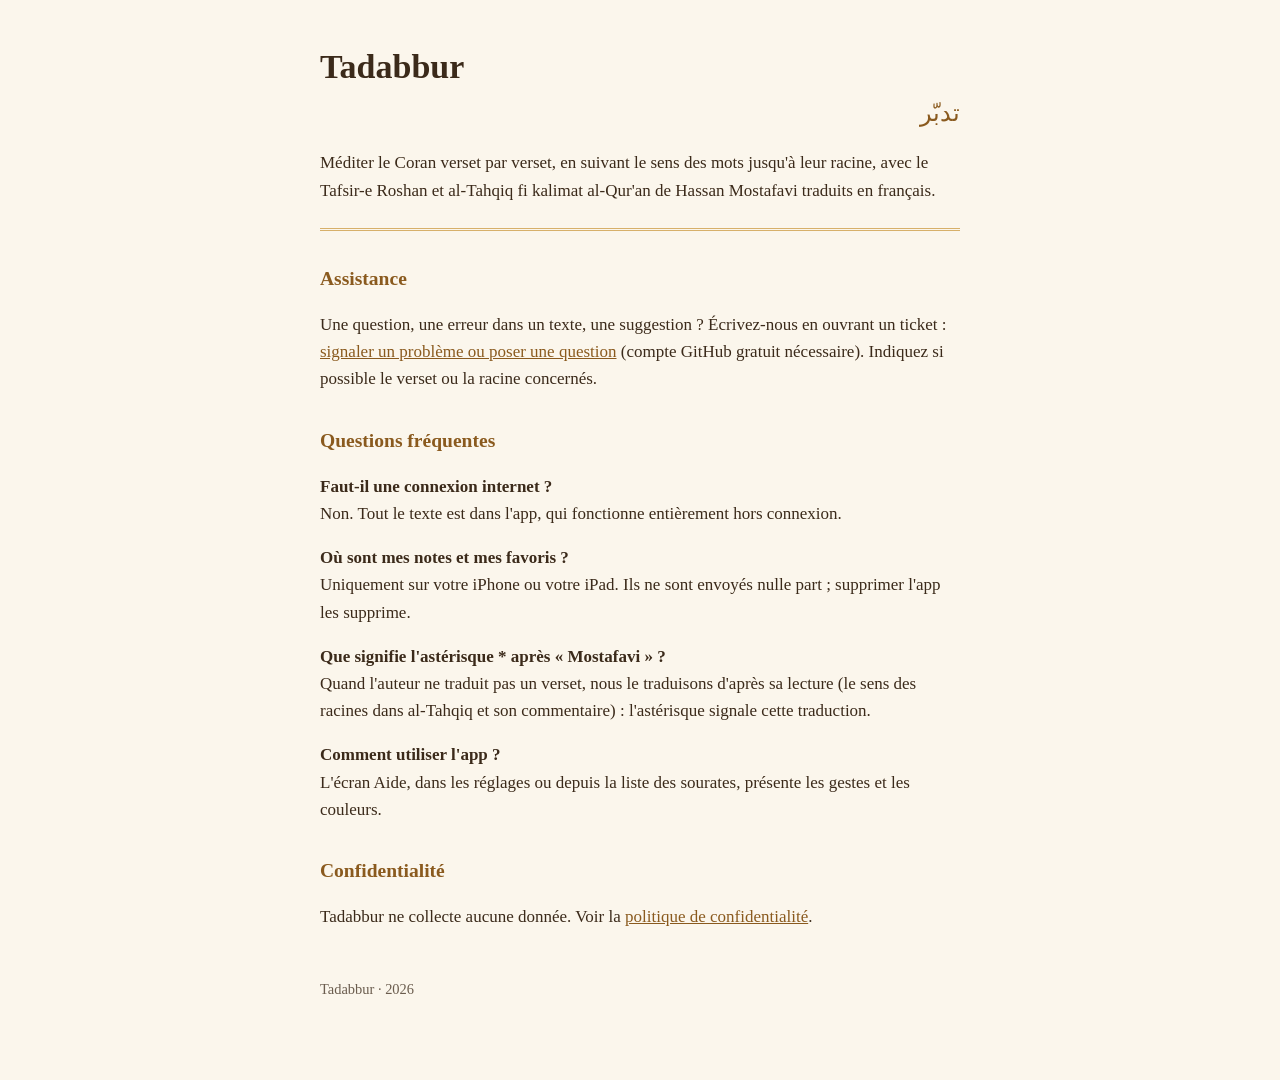
<file: index.html>
<!doctype html>
<html lang="fr">
<head>
<meta charset="utf-8">
<meta name="viewport" content="width=device-width, initial-scale=1">
<title>Tadabbur — Assistance</title>
<link rel="stylesheet" href="style.css">
</head>
<body>
<main>
<h1>Tadabbur</h1>
<p class="ar" lang="ar" dir="rtl">تدبّر</p>
<p>Méditer le Coran verset par verset, en suivant le sens des mots jusqu'à leur racine, avec le
Tafsir-e Roshan et al-Tahqiq fi kalimat al-Qur'an de Hassan Mostafavi traduits en français.</p>
<hr>

<h2>Assistance</h2>
<p>Une question, une erreur dans un texte, une suggestion ? Écrivez-nous en ouvrant un ticket :
<a href="https://github.com/Kazer159/tadabbur-app/issues/new">signaler un problème ou poser une question</a>
(compte GitHub gratuit nécessaire). Indiquez si possible le verset ou la racine concernés.</p>

<h2>Questions fréquentes</h2>
<p><strong>Faut-il une connexion internet ?</strong><br>
Non. Tout le texte est dans l'app, qui fonctionne entièrement hors connexion.</p>
<p><strong>Où sont mes notes et mes favoris ?</strong><br>
Uniquement sur votre iPhone ou votre iPad. Ils ne sont envoyés nulle part ; supprimer l'app les supprime.</p>
<p><strong>Que signifie l'astérisque * après « Mostafavi » ?</strong><br>
Quand l'auteur ne traduit pas un verset, nous le traduisons d'après sa lecture (le sens des racines
dans al-Tahqiq et son commentaire) : l'astérisque signale cette traduction.</p>
<p><strong>Comment utiliser l'app ?</strong><br>
L'écran Aide, dans les réglages ou depuis la liste des sourates, présente les gestes et les couleurs.</p>

<h2>Confidentialité</h2>
<p>Tadabbur ne collecte aucune donnée. Voir la <a href="confidentialite.html">politique de confidentialité</a>.</p>

<p class="pied">Tadabbur · 2026</p>
</main>
</body>
</html>
</file>
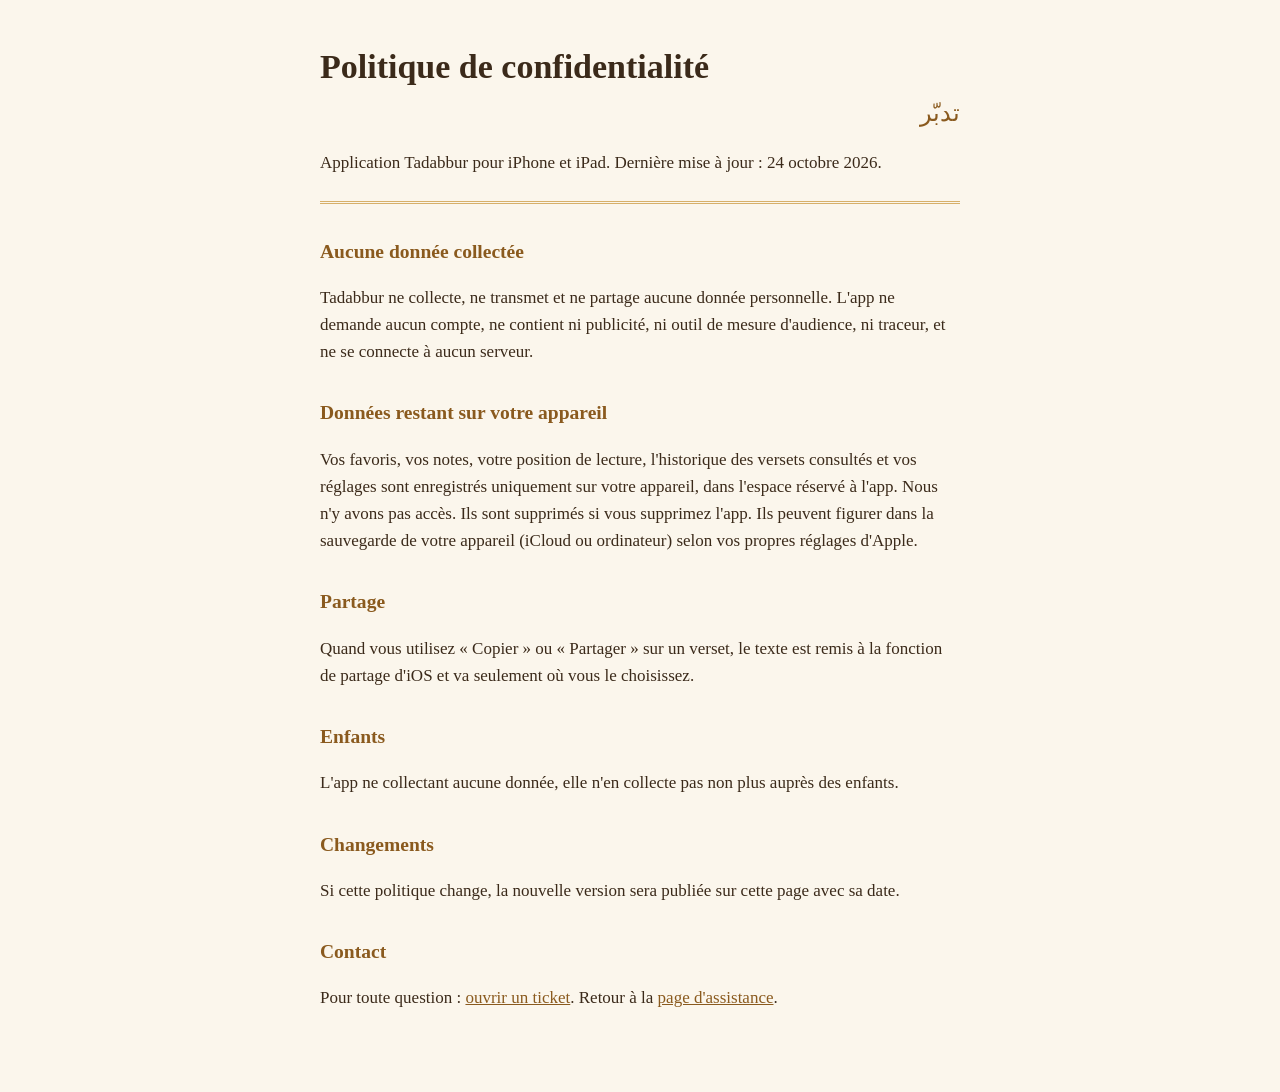
<file: confidentialite.html>
<!doctype html>
<html lang="fr">
<head>
<meta charset="utf-8">
<meta name="viewport" content="width=device-width, initial-scale=1">
<title>Tadabbur — Confidentialité</title>
<link rel="stylesheet" href="style.css">
</head>
<body>
<main>
<h1>Politique de confidentialité</h1>
<p class="ar" lang="ar" dir="rtl">تدبّر</p>
<p>Application Tadabbur pour iPhone et iPad. Dernière mise à jour : 24 octobre 2026.</p>
<hr>

<h2>Aucune donnée collectée</h2>
<p>Tadabbur ne collecte, ne transmet et ne partage aucune donnée personnelle. L'app ne demande aucun
compte, ne contient ni publicité, ni outil de mesure d'audience, ni traceur, et ne se connecte à aucun serveur.</p>

<h2>Données restant sur votre appareil</h2>
<p>Vos favoris, vos notes, votre position de lecture, l'historique des versets consultés et vos réglages
sont enregistrés uniquement sur votre appareil, dans l'espace réservé à l'app. Nous n'y avons pas accès.
Ils sont supprimés si vous supprimez l'app. Ils peuvent figurer dans la sauvegarde de votre appareil
(iCloud ou ordinateur) selon vos propres réglages d'Apple.</p>

<h2>Partage</h2>
<p>Quand vous utilisez « Copier » ou « Partager » sur un verset, le texte est remis à la fonction de
partage d'iOS et va seulement où vous le choisissez.</p>

<h2>Enfants</h2>
<p>L'app ne collectant aucune donnée, elle n'en collecte pas non plus auprès des enfants.</p>

<h2>Changements</h2>
<p>Si cette politique change, la nouvelle version sera publiée sur cette page avec sa date.</p>

<h2>Contact</h2>
<p>Pour toute question : <a href="https://github.com/Kazer159/tadabbur-app/issues/new">ouvrir un ticket</a>.
Retour à la <a href="index.html">page d'assistance</a>.</p>
</main>
</body>
</html>
</file>
<file: style.css>
:root { --papier: #FBF6EC; --encre: #3B2A1A; --accent: #8A5A1E; --filet: #D7B06A; }
@media (prefers-color-scheme: dark) { :root { --papier: #1E1812; --encre: #EFE6D6; --accent: #D7B06A; --filet: #8A5A1E; } }
body { margin: 0; background: var(--papier); color: var(--encre); font: 17px/1.6 Georgia, "Times New Roman", serif; }
main { max-width: 640px; margin: 0 auto; padding: 40px 16px 64px; }
h1 { font-size: 2em; margin: 0; }
.ar { font-size: 1.4em; color: var(--accent); margin: 0 0 8px; }
hr { border: 0; border-top: 3px double var(--filet); margin: 24px 0; }
h2 { font-size: 1.15em; color: var(--accent); margin-top: 32px; }
a { color: var(--accent); }
.pied { font-size: 0.85em; opacity: 0.75; margin-top: 48px; }
</file>
